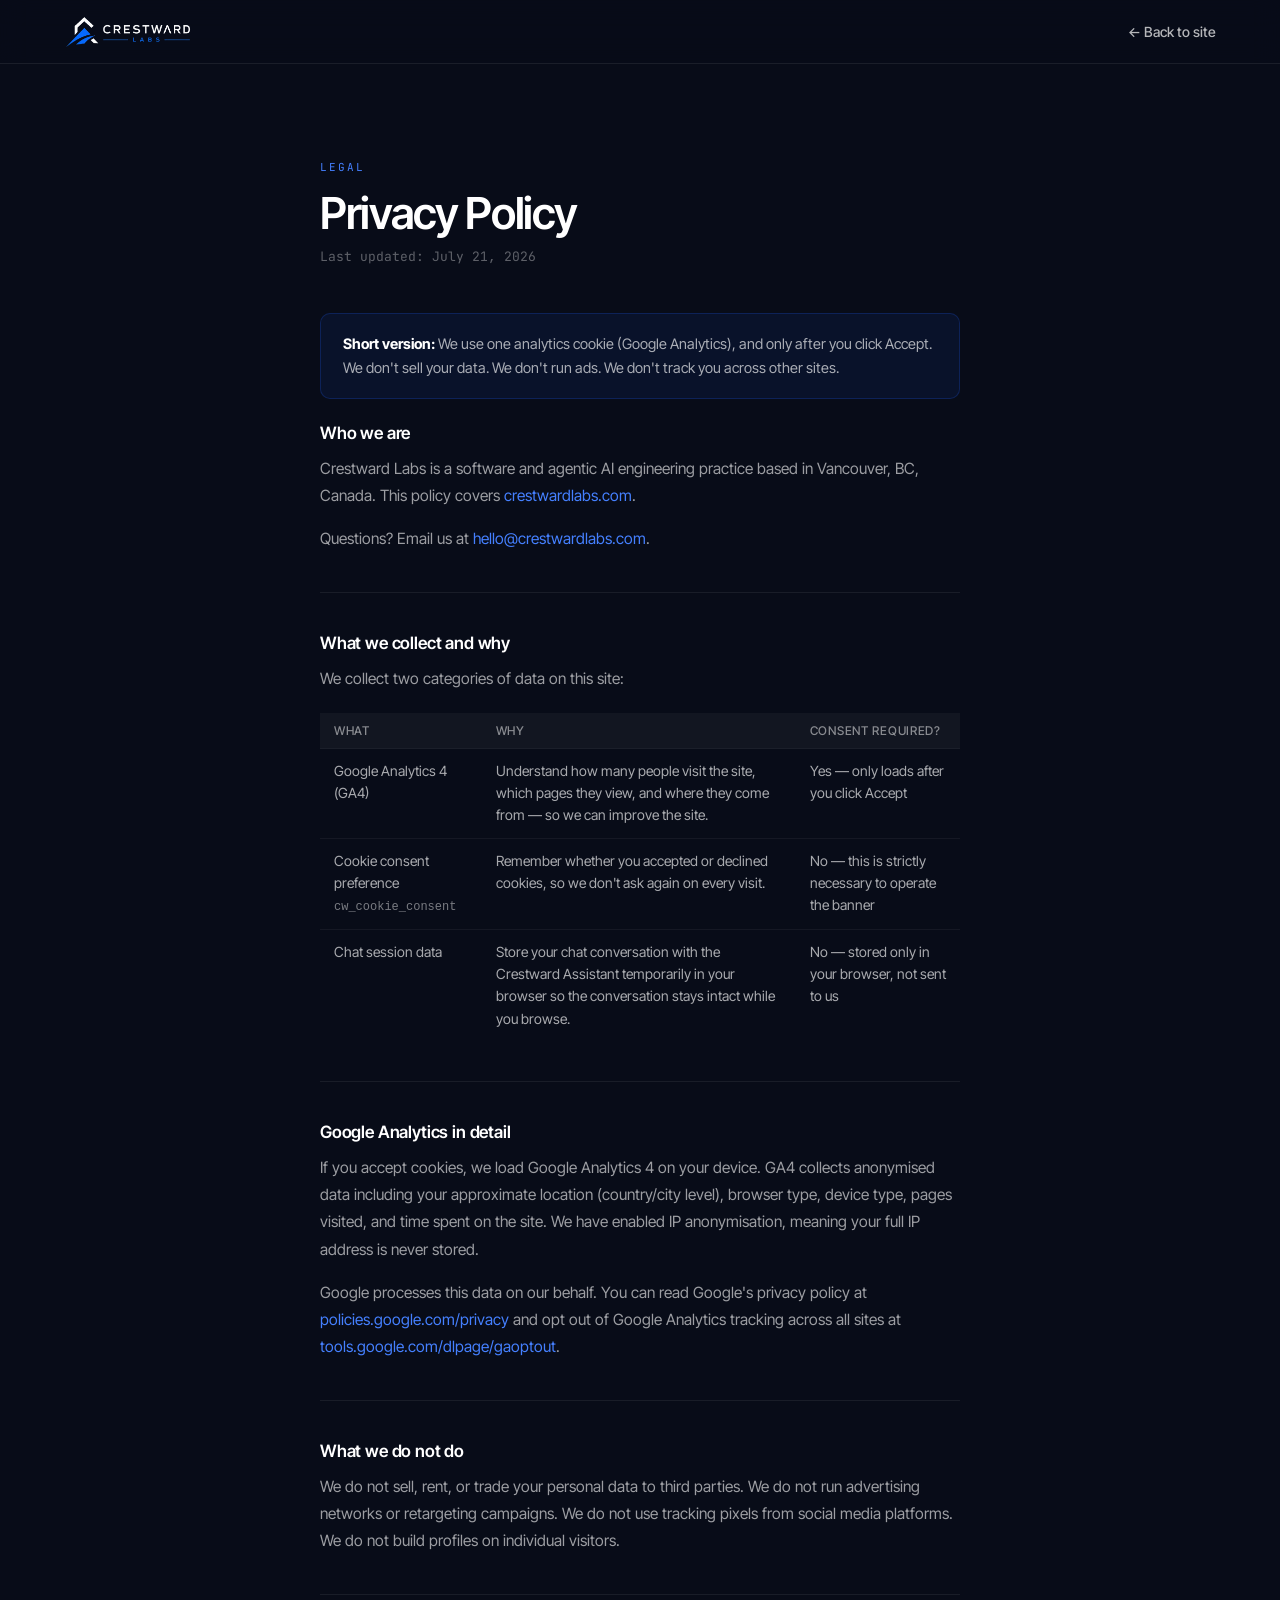
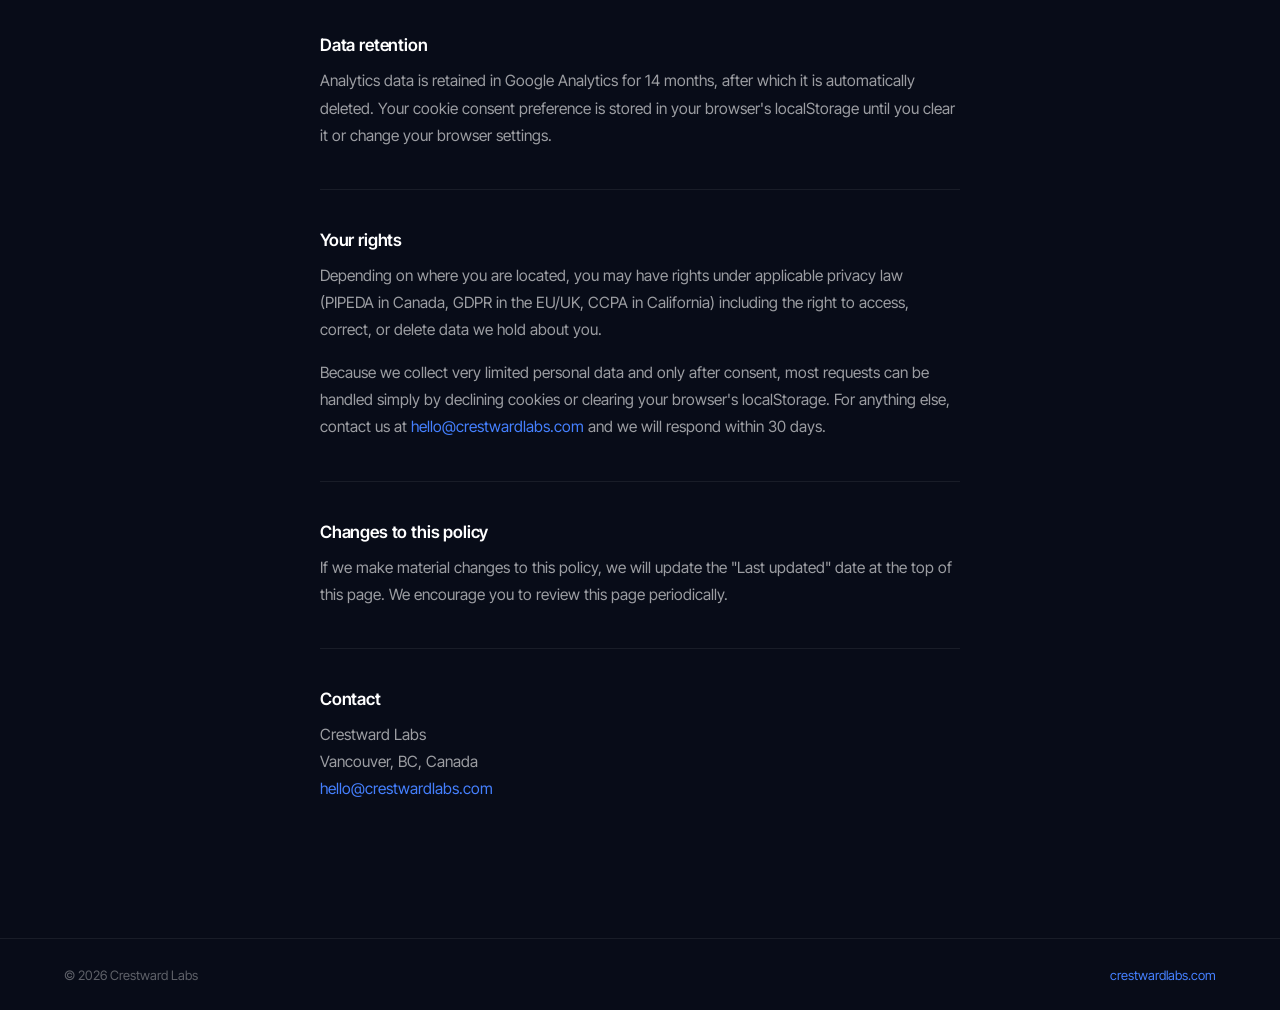
<file: privacy.html>
<!DOCTYPE html>
<html lang="en">
<head>
<meta charset="utf-8">
<meta name="viewport" content="width=device-width, initial-scale=1">
<title>Privacy Policy — Crestward Labs</title>
<meta name="description" content="Privacy policy for crestwardlabs.com. We use one analytics cookie, only after your consent.">
<link rel="canonical" href="https://crestwardlabs.com/privacy">
<link rel="icon" type="image/png" href="logo-icon.png">
<link rel="preconnect" href="https://fonts.googleapis.com">
<link rel="preconnect" href="https://fonts.gstatic.com" crossorigin>
<link rel="stylesheet" href="https://fonts.googleapis.com/css2?family=Inter+Tight:wght@400;500;600;700&family=JetBrains+Mono:wght@400;500;700&display=swap">
<style>
  *, *::before, *::after { box-sizing: border-box; }
  html, body { margin: 0; padding: 0; background: #080C18; color: #fff; font-family: 'Inter Tight', system-ui, sans-serif; -webkit-font-smoothing: antialiased; }
  a { color: #4580FF; text-decoration: none; }
  a:hover { text-decoration: underline; }

  nav {
    position: sticky; top: 0; z-index: 10;
    background: rgba(8,12,24,0.96);
    backdrop-filter: blur(14px);
    border-bottom: 1px solid rgba(255,255,255,0.08);
    padding: 0 clamp(20px, 5vw, 64px);
    height: 64px;
    display: flex; align-items: center; justify-content: space-between;
  }
  nav img { height: 34px; width: auto; display: block; }

  .container {
    max-width: 720px;
    margin: 0 auto;
    padding: clamp(48px, 8vw, 96px) clamp(20px, 5vw, 40px) clamp(80px, 10vw, 120px);
  }

  .eyebrow {
    font-family: 'JetBrains Mono', ui-monospace, monospace;
    font-size: 11px;
    letter-spacing: 0.18em;
    text-transform: uppercase;
    color: #4580FF;
    margin-bottom: 16px;
  }

  h1 {
    font-size: clamp(28px, 5vw, 44px);
    font-weight: 600;
    letter-spacing: -0.03em;
    line-height: 1.05;
    color: #fff;
    margin: 0 0 12px;
  }

  .last-updated {
    font-size: 13px;
    color: rgba(255,255,255,0.35);
    font-family: 'JetBrains Mono', ui-monospace, monospace;
    margin-bottom: 48px;
  }

  h2 {
    font-size: 17px;
    font-weight: 600;
    letter-spacing: -0.01em;
    color: #fff;
    margin: 40px 0 12px;
    padding-top: 40px;
    border-top: 1px solid rgba(255,255,255,0.07);
  }
  h2:first-of-type { margin-top: 0; padding-top: 0; border-top: none; }

  p {
    font-size: 15.5px;
    line-height: 1.75;
    color: rgba(255,255,255,0.6);
    margin: 0 0 16px;
  }

  table {
    width: 100%;
    border-collapse: collapse;
    margin: 20px 0 24px;
    font-size: 14px;
  }
  th {
    text-align: left;
    padding: 10px 14px;
    background: rgba(255,255,255,0.04);
    color: rgba(255,255,255,0.5);
    font-weight: 500;
    font-size: 12px;
    letter-spacing: 0.06em;
    text-transform: uppercase;
    border-bottom: 1px solid rgba(255,255,255,0.08);
  }
  td {
    padding: 11px 14px;
    color: rgba(255,255,255,0.65);
    border-bottom: 1px solid rgba(255,255,255,0.05);
    vertical-align: top;
    line-height: 1.6;
  }
  tr:last-child td { border-bottom: none; }

  .callout {
    background: rgba(29,95,250,0.08);
    border: 1px solid rgba(29,95,250,0.22);
    border-radius: 10px;
    padding: 18px 22px;
    margin: 24px 0;
    font-size: 14.5px;
    line-height: 1.65;
    color: rgba(255,255,255,0.65);
  }
  .callout strong { color: #fff; }

  footer {
    border-top: 1px solid rgba(255,255,255,0.07);
    padding: 28px clamp(20px, 5vw, 64px);
    display: flex;
    flex-wrap: wrap;
    align-items: center;
    justify-content: space-between;
    gap: 12px;
    font-size: 13px;
    color: rgba(255,255,255,0.35);
  }
</style>
</head>
<body>

<nav>
  <a href="/"><img src="logo.png" alt="Crestward Labs"></a>
  <a href="/" style="font-size:14px; font-weight:500; color:rgba(255,255,255,0.7);">← Back to site</a>
</nav>

<div class="container">
  <div class="eyebrow">Legal</div>
  <h1>Privacy Policy</h1>
  <div class="last-updated">Last updated: July 21, 2026</div>

  <div class="callout">
    <strong>Short version:</strong> We use one analytics cookie (Google Analytics), and only after you click Accept. We don't sell your data. We don't run ads. We don't track you across other sites.
  </div>

  <h2>Who we are</h2>
  <p>Crestward Labs is a software and agentic AI engineering practice based in Vancouver, BC, Canada. This policy covers <a href="https://crestwardlabs.com">crestwardlabs.com</a>.</p>
  <p>Questions? Email us at <a href="mailto:hello@crestwardlabs.com">hello@crestwardlabs.com</a>.</p>

  <h2>What we collect and why</h2>
  <p>We collect two categories of data on this site:</p>

  <table>
    <thead>
      <tr>
        <th>What</th>
        <th>Why</th>
        <th>Consent required?</th>
      </tr>
    </thead>
    <tbody>
      <tr>
        <td>Google Analytics 4 (GA4)</td>
        <td>Understand how many people visit the site, which pages they view, and where they come from — so we can improve the site.</td>
        <td>Yes — only loads after you click Accept</td>
      </tr>
      <tr>
        <td>Cookie consent preference<br><code style="font-size:12px;opacity:0.7;">cw_cookie_consent</code></td>
        <td>Remember whether you accepted or declined cookies, so we don't ask again on every visit.</td>
        <td>No — this is strictly necessary to operate the banner</td>
      </tr>
      <tr>
        <td>Chat session data</td>
        <td>Store your chat conversation with the Crestward Assistant temporarily in your browser so the conversation stays intact while you browse.</td>
        <td>No — stored only in your browser, not sent to us</td>
      </tr>
    </tbody>
  </table>

  <h2>Google Analytics in detail</h2>
  <p>If you accept cookies, we load Google Analytics 4 on your device. GA4 collects anonymised data including your approximate location (country/city level), browser type, device type, pages visited, and time spent on the site. We have enabled IP anonymisation, meaning your full IP address is never stored.</p>
  <p>Google processes this data on our behalf. You can read Google's privacy policy at <a href="https://policies.google.com/privacy" target="_blank" rel="noopener">policies.google.com/privacy</a> and opt out of Google Analytics tracking across all sites at <a href="https://tools.google.com/dlpage/gaoptout" target="_blank" rel="noopener">tools.google.com/dlpage/gaoptout</a>.</p>

  <h2>What we do not do</h2>
  <p>We do not sell, rent, or trade your personal data to third parties. We do not run advertising networks or retargeting campaigns. We do not use tracking pixels from social media platforms. We do not build profiles on individual visitors.</p>

  <h2>Data retention</h2>
  <p>Analytics data is retained in Google Analytics for 14 months, after which it is automatically deleted. Your cookie consent preference is stored in your browser's localStorage until you clear it or change your browser settings.</p>

  <h2>Your rights</h2>
  <p>Depending on where you are located, you may have rights under applicable privacy law (PIPEDA in Canada, GDPR in the EU/UK, CCPA in California) including the right to access, correct, or delete data we hold about you.</p>
  <p>Because we collect very limited personal data and only after consent, most requests can be handled simply by declining cookies or clearing your browser's localStorage. For anything else, contact us at <a href="mailto:hello@crestwardlabs.com">hello@crestwardlabs.com</a> and we will respond within 30 days.</p>

  <h2>Changes to this policy</h2>
  <p>If we make material changes to this policy, we will update the "Last updated" date at the top of this page. We encourage you to review this page periodically.</p>

  <h2>Contact</h2>
  <p>Crestward Labs<br>Vancouver, BC, Canada<br><a href="mailto:hello@crestwardlabs.com">hello@crestwardlabs.com</a></p>
</div>

<footer>
  <span>© 2026 Crestward Labs</span>
  <a href="/">crestwardlabs.com</a>
</footer>

</body>
</html>
</file>
